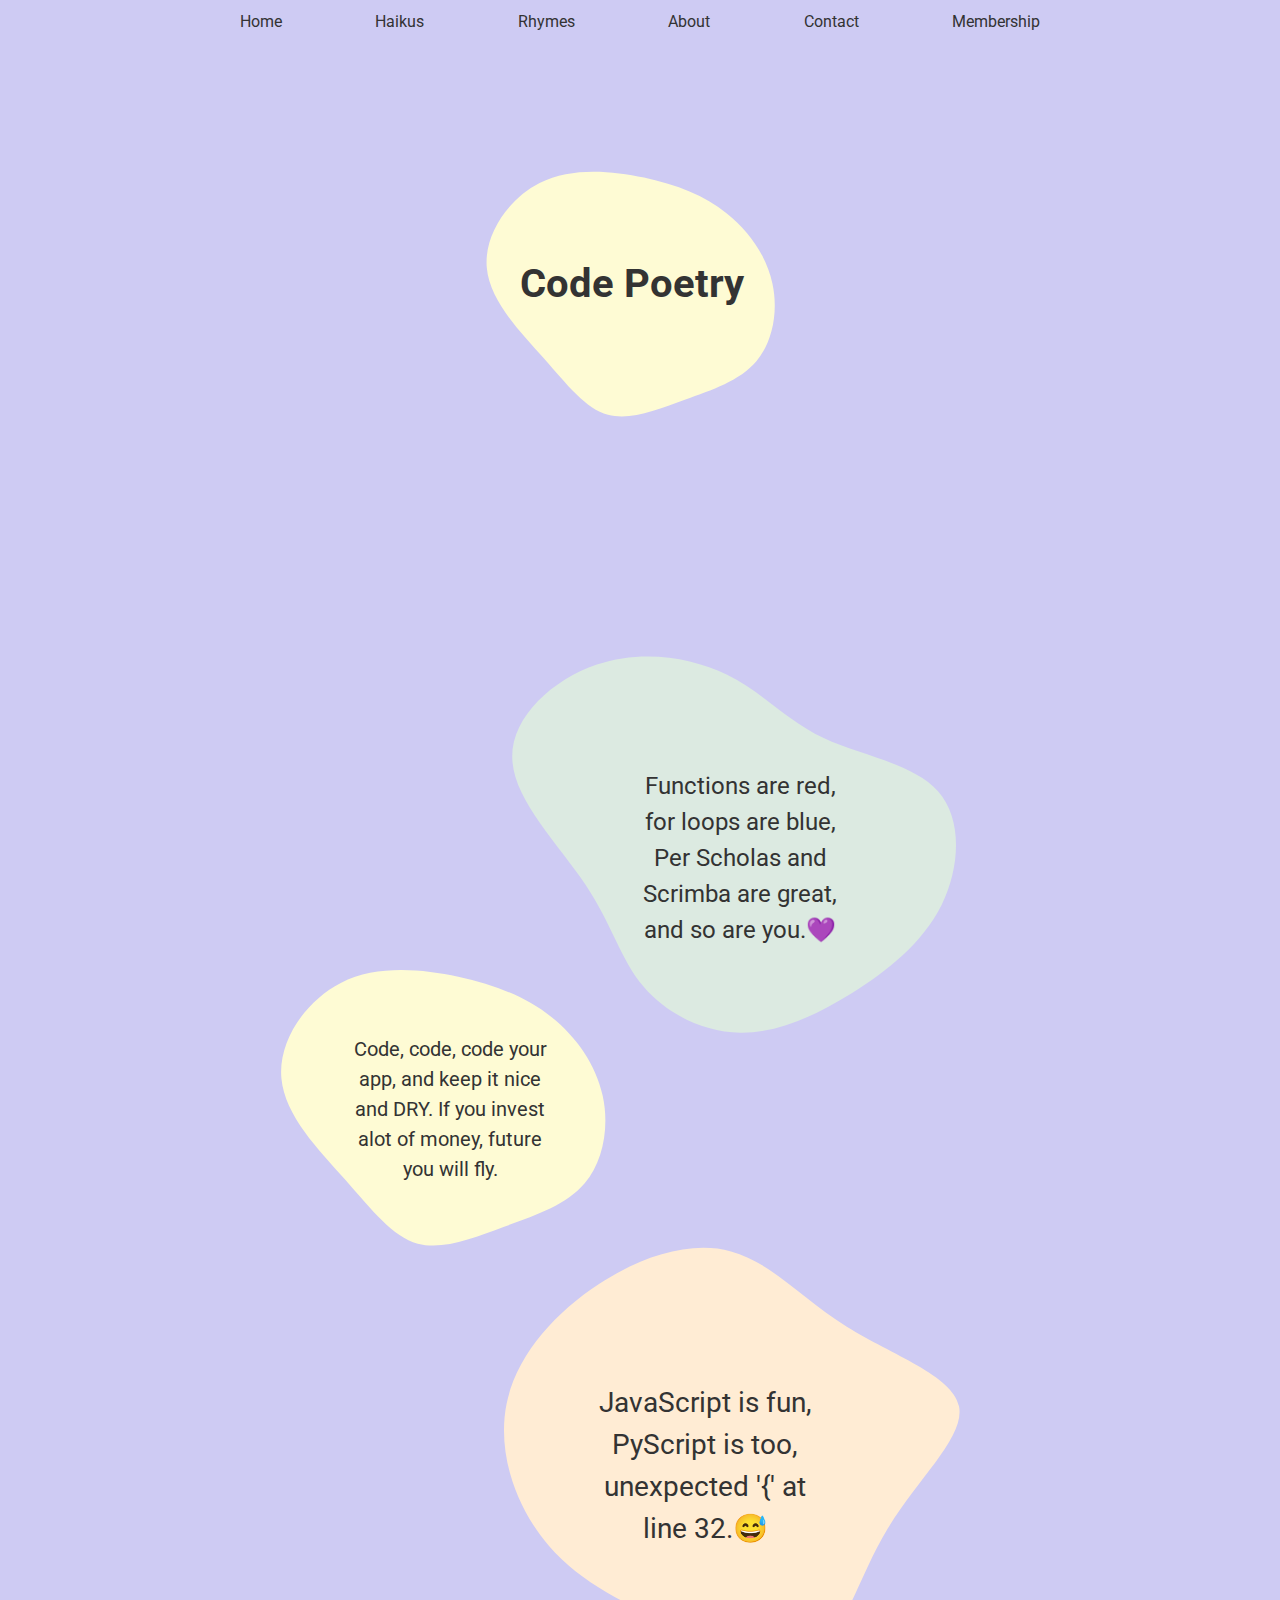
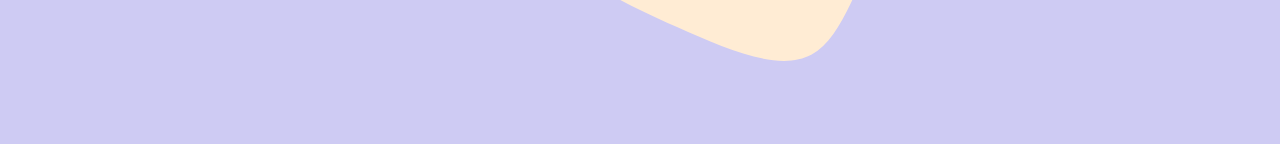
<file: Code Poetry/index.html>
<html>
    <head>
        <link rel="preconnect" href="https://fonts.googleapis.com">
        <link rel="preconnect" href="https://fonts.gstatic.com" crossorigin>
        <link href="https://fonts.googleapis.com/css2?family=Roboto:ital,wght@0,100;0,300;0,400;0,500;0,700;0,900;1,100;1,300;1,400;1,500;1,700;1,900&display=swap" rel="stylesheet">
        <link rel="stylesheet" href="index.css">
    </head>
    <body>
        <nav>
            <a class="skip-nav-link" href="#main">Skip to main content</a>
            <a href="#">Home</a>
            <a href="#">Haikus</a>
            <a href="#">Rhymes</a>
            <a href="#">About</a>
            <a href="#">Contact</a>
            <a href="#">Membership</a>
        </nav>
        <main>
            <section class="hero-section">
                <svg class="blob" viewBox="0 0 200 200" xmlns="http://www.w3.org/2000/svg">
                    <path fill="#FEFBD4" d="M38.4,-45.3C49.6,-36.4,58.2,-24.1,61.2,-10.3C64.2,3.4,61.5,18.7,53.2,28.6C44.9,38.4,31.1,42.9,17.4,47.9C3.8,52.9,-9.8,58.4,-21,55.4C-32.2,52.3,-41.2,40.6,-53.1,27.1C-65.1,13.7,-80.1,-1.5,-81.6,-18.1C-83.1,-34.6,-71,-52.4,-55.2,-60.5C-39.3,-68.5,-19.7,-66.7,-3,-63.2C13.6,-59.6,27.3,-54.2,38.4,-45.3Z" transform="translate(100 100)" />
                </svg>
                <h1>Code Poetry</h1>
            </section>
            <section class="poem-section" id="main">
                <svg class="blob-1" viewBox="0 0 200 200" xmlns="http://www.w3.org/2000/svg">
                    <path fill="#DCEAE1" d="M27.9,-35.3C40.4,-29.4,57.7,-26.9,66,-17.6C74.2,-8.4,73.4,7.6,67.2,20.3C60.9,32.9,49.2,42.3,37.1,49.8C25,57.3,12.5,63.1,0.1,62.9C-12.2,62.7,-24.5,56.6,-32.1,47.6C-39.7,38.7,-42.7,26.7,-51.6,13.4C-60.5,0.1,-75.4,-14.6,-75.9,-28.3C-76.5,-42,-62.7,-54.7,-47.7,-59.8C-32.6,-64.9,-16.3,-62.3,-4.3,-56.4C7.7,-50.5,15.4,-41.2,27.9,-35.3Z" transform="translate(100 100)" />
                </svg>
            <p class="poem-1">Functions are red, for loops are blue, Per Scholas and Scrimba are great, and so are you.💜</p>
                <svg class="blob-2" viewBox="0 0 200 200" xmlns="http://www.w3.org/2000/svg">
                    <path fill="#FEFBD4" d="M38.4,-45.3C49.6,-36.4,58.2,-24.1,61.2,-10.3C64.2,3.4,61.5,18.7,53.2,28.6C44.9,38.4,31.1,42.9,17.4,47.9C3.8,52.9,-9.8,58.4,-21,55.4C-32.2,52.3,-41.2,40.6,-53.1,27.1C-65.1,13.7,-80.1,-1.5,-81.6,-18.1C-83.1,-34.6,-71,-52.4,-55.2,-60.5C-39.3,-68.5,-19.7,-66.7,-3,-63.2C13.6,-59.6,27.3,-54.2,38.4,-45.3Z" transform="translate(100 100)" />
                </svg>
            <p class="poem-2">Code, code, code your app, and keep it nice and DRY. If you invest alot of money, future you will fly.</p>
                <svg class="blob-3" viewBox="0 0 200 200" xmlns="http://www.w3.org/2000/svg">
                    <path fill="#FFECD4" d="M35.6,-39.1C50.7,-29.7,70.8,-22.9,73,-12.6C75.1,-2.3,59.3,11.4,49.3,28.1C39.2,44.7,34.9,64.2,23.9,70.2C13,76.1,-4.5,68.4,-21,61C-37.5,53.6,-52.9,46.5,-63.8,33.8C-74.7,21.2,-81.1,2.9,-77.8,-13.4C-74.5,-29.6,-61.6,-43.8,-47,-53.3C-32.4,-62.9,-16.2,-67.8,-3,-64.2C10.2,-60.7,20.4,-48.6,35.6,-39.1Z" transform="translate(100 100)" />
                </svg>
            <p class="poem-3">JavaScript is fun, PyScript is too, unexpected '{' at line 32.😅</p>
            </section>
        </main>
    </body>
</html>
</file>
<file: Code Poetry/index.css>
html, body {
  margin: 0;
  padding: 0;
  color: #333333;
  background-color: #cecbf3;
  line-height: 1.5;
  font-family: 'Roboto', sans-serif;
}
a {
  text-decoration: none;
  color: #333333;
}
nav {
  display: flex;
  justify-content: space-between;
  padding: 10px;
  margin: 0 auto;
  width: 800px;
}
main {
  margin: 0 auto;
  text-align: center;
  width: 800px;
}

/* Main Content */
.blob {
  width: 400px;
}
.hero-section {
  position: relative;
  height: 500px;
}
.hero-section h1, .hero-section svg {
  position: absolute;
}
.hero-section svg {
  position: absolute;
  left: 210px;
  top: 60px;
}
.hero-section h1 {
  margin: 0;
  font-size: 40px;
  position: absolute;
  left: 280px;
  top: 210px;
}

/* Poems */
.poem-section {
  position: relative;
}
.blob-1 {
  width: 600px;
  position: absolute;
  right: 0;
  top: 0;
}
.blob-2 {
  width: 450px;
  position: absolute;
  left: 0;
  top: 350px;
}
.blob-3 {
  width: 600px;
  position: absolute;
  right: 0;
  top: 600px;
}
.poem-1 {
  width: 200px;
  font-size: 24px;
  position: absolute;
  right: 200px;
  top: 200px;
}
.poem-2 {
  width: 200px;
  font-size: 20px;
  position: absolute;
  left: 110px;
  top: 470px;
}
.poem-3 {
  width: 250px;
  font-size: 28px;
  position: absolute;
  left: 340px;
  top: 810px;
}

.skip-nav-link {
  border: 2px solid #333333;
  padding: 8px 20px 8px 40px;
  border-radius: 40px;
  position: absolute;
  left: -240px;
  top: 80px;
  transition: 1s;
}
.skip-nav-link:focus {
  left: -20px;
  transition: 3s;
}
</file>
